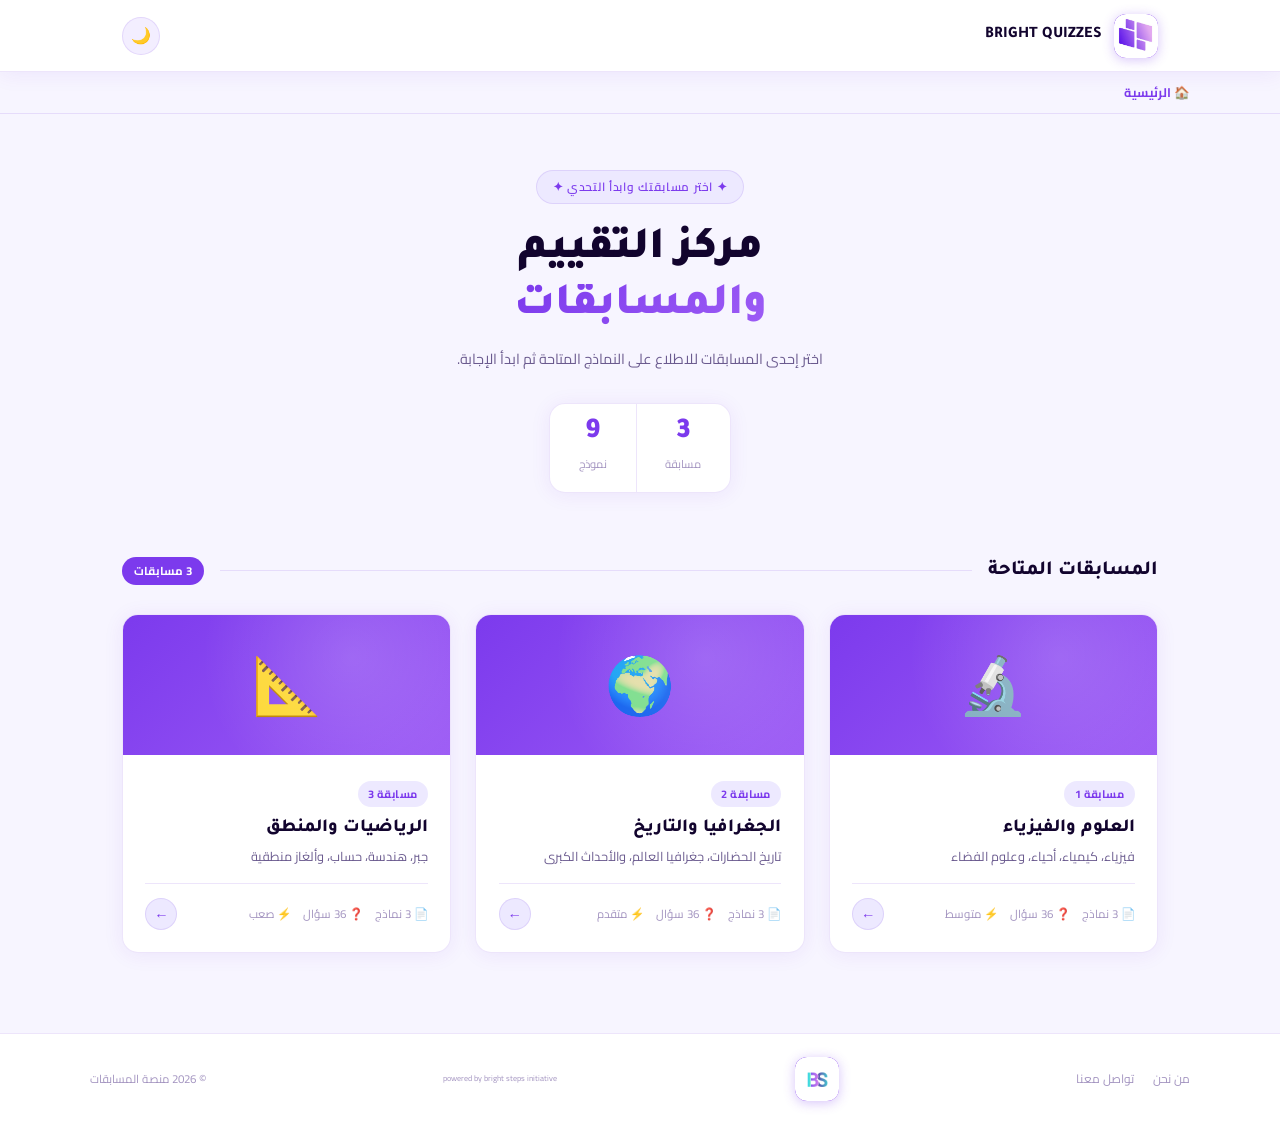
<file: index.html>
<!DOCTYPE html>
<html lang="ar" dir="rtl" data-theme="light">
<head>
<meta charset="UTF-8">
<meta name="viewport" content="width=device-width, initial-scale=1.0">
<title>منصة المسابقات</title>
<link rel="stylesheet" href="shared.css">
</head>
<body>

<!-- HEADER -->
<header>
  <div class="header-inner">
    <a class="logo-link" href="index.html">
      <div class="logo-img">
        <img src="logo.jpeg" alt="شعار" onerror="this.style.display='none';this.parentElement.textContent='🏆'">
      </div>
      <div class="logo-text">
        <span class="logo-name">BRIGHT QUIZZES</span>
      </div>
    </a>
    <div class="header-actions">
      <button class="theme-btn" id="theme-btn" title="تبديل الوضع">🌙</button>
    </div>
  </div>
</header>

<!-- BREADCRUMB -->
<div class="breadcrumb">
  <div class="breadcrumb-inner">
    <div id="breadcrumb-inner">
      <span class="bc-cur">🏠 الرئيسية</span>
    </div>
  </div>
</div>

<!-- HERO -->
<div class="page-wrap">
  <div class="hero">
    <div class="hero-label">✦ اختر مسابقتك وابدأ التحدي ✦</div>
    <h1>مركز التقييم<br><em>والمسابقات</em></h1>
    <p class="hero-desc">اختر إحدى المسابقات للاطلاع على النماذج المتاحة ثم ابدأ الإجابة.</p>
    <div class="hero-stats" id="hero-stats">
      <div class="stat-item"><span class="stat-num" id="stat-comps">—</span><span class="stat-lbl">مسابقة</span></div>
      <div class="stat-item"><span class="stat-num" id="stat-forms">—</span><span class="stat-lbl">نموذج</span></div>
    </div>
  </div>

  <!-- COMPETITIONS -->
  <div class="container">
    <div class="section-head">
      <h2>المسابقات المتاحة</h2>
      <div class="section-line"></div>
      <div class="section-badge" id="comps-badge">—</div>
    </div>
    <div class="comps-grid" id="comps-grid">
      <div class="loading-screen">
        <div class="spinner"></div>
        <span>جاري التحميل...</span>
      </div>
    </div>
  </div>
</div>

<!-- FOOTER -->
<footer>
  <div class="footer-inner">
    <div class="footer-links">
      <a href="#">من نحن</a>
      <a href="#">تواصل معنا</a>
    </div>
      <div class="logo-img">
        <img src="logo2.jpeg" alt="شعار" onerror="this.style.display='none';this.parentElement.textContent='🏆'">
      </div>
      <a href="#" style="font-size:0.5rem;color:var(--text-muted);
  text-decoration:none;transition:color var(--transition);">powered by bright steps initiative</a>
    <div class="footer-copy">© 2026 منصة المسابقات</div>
  </div>
</footer>

<script src="shared.js"></script>
<script>
const LETTERS = ['أ','ب','ج','د','هـ'];

async function init() {
  try {
    const data = await loadMeta();
    const comps = data.competitions;

    // Stats
    const totalForms = comps.reduce((s, c) => s + c.forms.length, 0);
    document.getElementById('stat-comps').textContent = comps.length;
    document.getElementById('stat-forms').textContent = totalForms;
    document.getElementById('comps-badge').textContent = comps.length + ' مسابقات';

    // Cards
    const grid = document.getElementById('comps-grid');
    grid.innerHTML = comps.map(comp => {
      const totalQ = comp.forms.reduce((s, f) => s + f.count, 0);
      return `
        <div class="comp-card" onclick="location.href='competition.html?id=${comp.id}'">
          <div class="comp-card-banner">${comp.emoji}</div>
          <div class="comp-card-body">
            <div class="comp-card-tag">مسابقة ${comp.id}</div>
            <div class="comp-card-title">${comp.title}</div>
            <div class="comp-card-desc">${comp.desc}</div>
            <div class="comp-card-footer">
              <div class="comp-card-meta">
                <span class="meta-chip">📄 ${comp.forms.length} نماذج</span>
                <span class="meta-chip">❓ ${totalQ} سؤال</span>
                <span class="meta-chip">⚡ ${comp.level}</span>
              </div>
              <div class="comp-card-arrow">←</div>
            </div>
          </div>
        </div>`;
    }).join('');

  } catch(e) {
    document.getElementById('comps-grid').innerHTML =
      `<div class="error-box">⚠️ تعذّر تحميل البيانات: ${e.message}</div>`;
  }
}

init();
</script>
</body>
</html>
</file>
<file: shared.css>
@import url('https://fonts.googleapis.com/css2?family=Cairo:wght@300;400;600;700;900&family=Tajawal:wght@300;400;500;700;800;900&display=swap');

/* ─── THEME TOKENS ─────────────────────────────── */
:root {
  --bg:           #f7f5ff;
  --bg-2:         #ffffff;
  --surface:      #ffffff;
  --surface-2:    #f3eeff;
  --border:       rgba(109,40,217,0.12);
  --border-hover: rgba(109,40,217,0.35);
  --text:         #12042e;
  --text-soft:    #6b5b8f;
  --text-muted:   #a394c0;
  --purple:       #7c3aed;
  --purple-2:     #9d5cf5;
  --purple-pale:  #ede9ff;
  --gold:         #d97706;
  --green:        #059669;
  --red:          #dc2626;
  --shadow:       0 2px 20px rgba(109,40,217,0.08);
  --shadow-lg:    0 8px 40px rgba(109,40,217,0.16);
  --radius:       16px;
  --radius-sm:    10px;
  --transition:   0.22s ease;
}

[data-theme="dark"] {
  --bg:           #0c041a;
  --bg-2:         #120529;
  --surface:      rgba(255,255,255,0.03);
  --surface-2:    rgba(124,58,237,0.08);
  --border:       rgba(124,58,237,0.18);
  --border-hover: rgba(167,139,250,0.5);
  --text:         #f0eaff;
  --text-soft:    #9d82cc;
  --text-muted:   #5e4d7a;
  --purple:       #a855f7;
  --purple-2:     #c084fc;
  --purple-pale:  rgba(167,139,250,0.12);
  --gold:         #f5c842;
  --green:        #34d399;
  --red:          #fb7185;
  --shadow:       0 2px 20px rgba(0,0,0,0.4);
  --shadow-lg:    0 8px 40px rgba(0,0,0,0.5);
}

/* ─── RESET ─────────────────────────────────────── */
*,*::before,*::after{box-sizing:border-box;margin:0;padding:0}
html{scroll-behavior:smooth}
body{
  font-family:'Cairo',sans-serif;
  background:var(--bg);
  color:var(--text);
  min-height:100vh;
  transition:background var(--transition),color var(--transition);
  direction:rtl;
}

/* ─── HEADER ─────────────────────────────────────── */
header{
  background:var(--bg-2);
  border-bottom:1px solid var(--border);
  box-shadow:var(--shadow);
  position:sticky;top:0;z-index:100;
  transition:background var(--transition),box-shadow var(--transition);
}
.header-inner{
  max-width:1100px;margin:0 auto;
  display:flex;align-items:center;justify-content:space-between;
  gap:1.5rem;padding:0.85rem 2rem;
}
.logo-link{
  display:flex;align-items:center;gap:0.75rem;
  text-decoration:none;cursor:pointer;flex-shrink:0;
}
.logo-img{
  width:44px;height:44px;border-radius:12px;overflow:hidden;
  display:flex;align-items:center;justify-content:center;
  background:linear-gradient(135deg,var(--purple),var(--purple-2));
  box-shadow:0 2px 12px rgba(124,58,237,0.3);
}
.logo-img img{width:100%;height:100%;object-fit:cover;border-radius:12px;}
.logo-text{display:flex;flex-direction:column;line-height:1.2;}
.logo-name{font-family:'Tajawal',sans-serif;font-size:1rem;font-weight:800;color:var(--text);}
.logo-sub{font-size:0.67rem;color:var(--text-muted);letter-spacing:0.05em;}

.header-actions{display:flex;align-items:center;gap:0.75rem;}

/* theme toggle */
.theme-btn{
  width:38px;height:38px;border-radius:50%;
  background:var(--surface-2);border:1px solid var(--border);
  display:flex;align-items:center;justify-content:center;
  cursor:pointer;font-size:1rem;
  transition:all var(--transition);
  color:var(--text-soft);
}
.theme-btn:hover{border-color:var(--purple);color:var(--purple);transform:scale(1.08);}

/* ─── BREADCRUMB ─────────────────────────────────── */
.breadcrumb{
  background:var(--bg);
  border-bottom:1px solid var(--border);
  padding:0.55rem 2rem;
  transition:background var(--transition);
}
.breadcrumb-inner{
  max-width:1100px;margin:0 auto;
  display:flex;align-items:center;gap:0.4rem;
  font-size:0.78rem;color:var(--text-muted);
}
.bc-link{
  color:var(--text-soft);cursor:pointer;
  text-decoration:none;transition:color var(--transition);
}
.bc-link:hover{color:var(--purple);}
.bc-cur{color:var(--purple);font-weight:700;}
.bc-sep{color:var(--border-hover);font-size:0.7rem;}

/* ─── MAIN CONTAINER ─────────────────────────────── */
.container{max-width:1100px;margin:0 auto;padding:0 2rem 5rem;}
.quiz-container{max-width:680px;margin:0 auto;padding:0 1.5rem 5rem;}

/* ─── PAGE TRANSITIONS ───────────────────────────── */
.page-wrap{animation:fadeUp 0.35s ease both;}
@keyframes fadeUp{
  from{opacity:0;transform:translateY(14px);}
  to{opacity:1;transform:translateY(0);}
}

/* ─── SECTION TITLE ─────────────────────────────── */
.section-head{
  display:flex;align-items:center;gap:1rem;
  margin-bottom:1.8rem;padding-top:2rem;
}
.section-head h2{
  font-family:'Tajawal',sans-serif;
  font-size:1.25rem;font-weight:800;
  color:var(--text);white-space:nowrap;
}
.section-line{flex:1;height:1px;background:var(--border);}
.section-badge{
  background:var(--purple);color:#fff;
  font-size:0.72rem;font-weight:700;
  padding:0.2rem 0.75rem;border-radius:50px;
  white-space:nowrap;
}

/* ─── HERO ───────────────────────────────────────── */
.hero{
  text-align:center;
  padding:3.5rem 2rem 2rem;
}
.hero-label{
  display:inline-flex;align-items:center;gap:0.5rem;
  background:var(--purple-pale);
  border:1px solid var(--border);
  border-radius:50px;padding:0.3rem 1rem;
  font-size:0.74rem;color:var(--purple);
  font-weight:600;margin-bottom:1.2rem;
  letter-spacing:0.06em;
}
.hero h1{
  font-family:'Tajawal',sans-serif;
  font-size:clamp(1.8rem,4vw,2.8rem);
  font-weight:900;line-height:1.25;
  color:var(--text);margin-bottom:0.75rem;
}
.hero h1 em{
  font-style:normal;
  background:linear-gradient(135deg,var(--purple),var(--purple-2));
  -webkit-background-clip:text;-webkit-text-fill-color:transparent;background-clip:text;
}
.hero-desc{
  font-size:0.9rem;color:var(--text-soft);
  max-width:420px;margin:0 auto 2rem;line-height:1.7;
}
.hero-stats{
  display:inline-flex;gap:0;
  background:var(--surface);
  border:1px solid var(--border);
  border-radius:var(--radius);
  overflow:hidden;box-shadow:var(--shadow);
}
.stat-item{
  padding:0.9rem 1.8rem;text-align:center;
  border-left:1px solid var(--border);
}
.stat-item:last-child{border-left:none;}
.stat-num{
  font-family:'Tajawal',sans-serif;
  font-size:1.8rem;font-weight:900;
  color:var(--purple);display:block;line-height:1;
}
.stat-lbl{font-size:0.7rem;color:var(--text-muted);}

/* ─── COMPETITION CARDS ─────────────────────────── */
.comps-grid{
  display:grid;
  grid-template-columns:repeat(auto-fill,minmax(300px,1fr));
  gap:1.5rem;
}
.comp-card{
  background:var(--surface);
  border:1px solid var(--border);
  border-radius:var(--radius);
  overflow:hidden;cursor:pointer;
  transition:transform var(--transition),box-shadow var(--transition),border-color var(--transition);
  box-shadow:var(--shadow);
}
.comp-card:hover{
  transform:translateY(-5px);
  border-color:var(--border-hover);
  box-shadow:var(--shadow-lg);
}
.comp-card-banner{
  height:140px;
  background:linear-gradient(135deg,var(--purple),var(--purple-2));
  display:flex;align-items:center;justify-content:center;
  font-size:3.5rem;position:relative;overflow:hidden;
}
.comp-card-banner::after{
  content:'';position:absolute;inset:0;
  background:radial-gradient(circle at 70% 30%,rgba(255,255,255,0.15),transparent 60%);
}
.comp-card-body{padding:1.4rem;}
.comp-card-tag{
  display:inline-block;
  background:var(--purple-pale);
  color:var(--purple);
  font-size:0.69rem;font-weight:700;
  padding:0.18rem 0.65rem;border-radius:50px;
  margin-bottom:0.6rem;letter-spacing:0.04em;
}
.comp-card-title{
  font-family:'Tajawal',sans-serif;
  font-size:1.15rem;font-weight:800;
  color:var(--text);margin-bottom:0.4rem;
}
.comp-card-desc{
  font-size:0.8rem;color:var(--text-soft);
  line-height:1.6;margin-bottom:1rem;
}
.comp-card-footer{
  display:flex;align-items:center;justify-content:space-between;
  border-top:1px solid var(--border);padding-top:0.9rem;
}
.comp-card-meta{
  display:flex;gap:0.75rem;flex-wrap:wrap;
}
.meta-chip{
  font-size:0.72rem;color:var(--text-muted);
  display:flex;align-items:center;gap:0.25rem;
}
.comp-card-arrow{
  width:32px;height:32px;border-radius:50%;
  background:var(--purple-pale);
  display:flex;align-items:center;justify-content:center;
  color:var(--purple);font-size:0.9rem;
  transition:all var(--transition);
  border:1px solid var(--border);
}
.comp-card:hover .comp-card-arrow{
  background:var(--purple);color:#fff;
}

/* ─── FORM CARDS ─────────────────────────────────── */
.forms-grid{
  display:grid;
  grid-template-columns:repeat(auto-fill,minmax(260px,1fr));
  gap:1.25rem;
}
.form-card{
  background:var(--surface);
  border:1px solid var(--border);
  border-radius:var(--radius);
  overflow:hidden;cursor:pointer;
  transition:transform var(--transition),box-shadow var(--transition),border-color var(--transition);
  box-shadow:var(--shadow);
}
.form-card:hover{
  transform:translateY(-4px);
  border-color:var(--border-hover);
  box-shadow:var(--shadow-lg);
}
.form-card-top{
  padding:1.8rem 1.4rem;
  background:linear-gradient(135deg,var(--purple),var(--purple-2));
  text-align:center;position:relative;overflow:hidden;
}
.form-card-top::before{
  content:'';position:absolute;
  width:100px;height:100px;border-radius:50%;
  background:rgba(255,255,255,0.08);
  top:-30px;left:-20px;
}
.form-num{
  width:56px;height:56px;
  background:rgba(255,255,255,0.2);
  border-radius:14px;margin:0 auto 0.75rem;
  display:flex;align-items:center;justify-content:center;
  font-family:'Tajawal',sans-serif;
  font-size:1.5rem;font-weight:900;color:#fff;
  border:1.5px solid rgba(255,255,255,0.3);
  backdrop-filter:blur(8px);
}
.form-card-top h3{
  font-family:'Tajawal',sans-serif;
  font-size:1rem;font-weight:800;color:#fff;
}
.form-card-body{padding:1.2rem;}
.form-rows{display:flex;flex-direction:column;gap:0.5rem;margin-bottom:1rem;}
.form-row{
  display:flex;align-items:center;justify-content:space-between;
  font-size:0.78rem;
}
.form-row-label{color:var(--text-soft);}
.form-row-val{
  background:var(--purple-pale);
  color:var(--purple);
  font-size:0.72rem;font-weight:700;
  padding:0.15rem 0.6rem;border-radius:6px;
}
.form-row-val.ok{color:var(--green);background:rgba(5,150,105,0.08);}
.form-start-btn{
  display:flex;align-items:center;justify-content:center;gap:0.5rem;
  width:100%;padding:0.75rem;
  background:linear-gradient(135deg,var(--purple),var(--purple-2));
  border:none;border-radius:var(--radius-sm);
  color:#fff;font-family:'Cairo',sans-serif;
  font-size:0.875rem;font-weight:700;cursor:pointer;
  transition:all var(--transition);
  box-shadow:0 3px 12px rgba(124,58,237,0.3);
}
.form-start-btn:hover{box-shadow:0 6px 22px rgba(124,58,237,0.5);transform:translateY(-1px);}

/* ─── QUIZ ───────────────────────────────────────── */
.quiz-top-bar{
  background:var(--surface);
  border:1px solid var(--border);
  border-radius:var(--radius);
  padding:1.2rem 1.5rem;
  margin-bottom:1.75rem;
  display:flex;align-items:center;gap:1rem;
  box-shadow:var(--shadow);
}
.quiz-icon-wrap{
  width:48px;height:48px;flex-shrink:0;
  background:linear-gradient(135deg,var(--purple),var(--purple-2));
  border-radius:12px;
  display:flex;align-items:center;justify-content:center;
  font-size:1.4rem;
}
.quiz-meta{flex:1;}
.quiz-meta h3{
  font-family:'Tajawal',sans-serif;
  font-size:1rem;font-weight:800;color:var(--text);
}
.quiz-meta p{font-size:0.73rem;color:var(--text-muted);margin-top:1px;}
.quiz-prog{display:flex;flex-direction:column;align-items:flex-end;gap:0.3rem;}
.prog-txt{font-size:0.73rem;color:var(--text-soft);}
.prog-bg{
  width:100px;height:5px;
  background:var(--border);
  border-radius:3px;overflow:hidden;
}
.prog-fill{
  height:100%;
  background:linear-gradient(90deg,var(--purple),var(--purple-2));
  border-radius:3px;width:0%;
  transition:width 0.5s ease;
}

/* ─── QUESTION CARD ─────────────────────────────── */
.q-card{
  background:var(--surface);
  border:1px solid var(--border);
  border-radius:var(--radius);
  margin-bottom:1.25rem;
  overflow:hidden;
  box-shadow:var(--shadow);
  transition:border-color var(--transition);
}
.q-card.answered{border-color:var(--purple);}
.q-head{
  padding:1rem 1.4rem;
  border-bottom:1px solid var(--border);
  display:flex;gap:0.75rem;align-items:flex-start;
}
.q-num{
  width:28px;height:28px;flex-shrink:0;
  background:var(--purple-pale);
  border-radius:8px;
  display:flex;align-items:center;justify-content:center;
  font-size:0.72rem;font-weight:800;color:var(--purple);
  margin-top:1px;
}
.q-text{font-size:0.9rem;font-weight:600;color:var(--text);line-height:1.55;}
.options{padding:1rem 1.4rem;display:flex;flex-direction:column;gap:0.6rem;}
.option{
  display:flex;align-items:center;gap:0.8rem;
  padding:0.75rem 1rem;border-radius:var(--radius-sm);
  border:1.5px solid var(--border);
  background:var(--bg);
  cursor:pointer;transition:all var(--transition);user-select:none;
}
.option:hover{border-color:var(--border-hover);background:var(--purple-pale);}
.opt-ltr{
  width:26px;height:26px;flex-shrink:0;
  background:var(--surface-2);
  border-radius:7px;
  display:flex;align-items:center;justify-content:center;
  font-size:0.72rem;font-weight:800;color:var(--text-soft);
  transition:all var(--transition);
}
.opt-text{font-size:0.85rem;color:var(--text-soft);flex:1;line-height:1.4;transition:color var(--transition);}
.opt-check{
  width:18px;height:18px;border-radius:50%;flex-shrink:0;
  border:2px solid var(--border);
  display:flex;align-items:center;justify-content:center;
  transition:all var(--transition);
}
.opt-dot{width:8px;height:8px;border-radius:50%;background:var(--purple);transform:scale(0);transition:transform var(--transition);}

.option.selected{border-color:var(--purple)!important;background:var(--purple-pale)!important;}
.option.selected .opt-check{border-color:var(--purple);}
.option.selected .opt-dot{transform:scale(1);}
.option.selected .opt-text{color:var(--text);font-weight:600;}
.option.selected .opt-ltr{background:var(--purple);color:#fff;}

.option.correct{border-color:var(--green)!important;background:rgba(5,150,105,0.06)!important;pointer-events:none;}
.option.correct .opt-check{border-color:var(--green);}
.option.correct .opt-dot{background:var(--green);transform:scale(1);}
.option.correct .opt-text{color:var(--green);font-weight:600;}
.option.correct .opt-ltr{background:rgba(5,150,105,0.15);color:var(--green);}

.option.wrong{border-color:var(--red)!important;background:rgba(220,38,38,0.04)!important;pointer-events:none;opacity:0.65;}
.option.wrong .opt-check{border-color:var(--red);}
.option.wrong .opt-dot{background:var(--red);transform:scale(1);}
.option.wrong .opt-text{color:var(--red);}
.option.wrong .opt-ltr{background:rgba(220,38,38,0.1);color:var(--red);}

.option.dim{opacity:0.3;pointer-events:none;}

.q-feedback{
  margin:0 1.4rem 1rem;
  padding:0.6rem 0.9rem;
  border-radius:8px;
  font-size:0.79rem;font-weight:600;
  display:none;align-items:center;gap:0.45rem;
}
.q-feedback.show{display:flex;}
.q-feedback.ok{background:rgba(5,150,105,0.08);color:var(--green);border:1px solid rgba(5,150,105,0.2);}
.q-feedback.bad{background:rgba(220,38,38,0.06);color:var(--red);border:1px solid rgba(220,38,38,0.15);}

/* ─── QUIZ ACTIONS ───────────────────────────────── */
.quiz-actions{
  display:flex;gap:0.75rem;flex-wrap:wrap;
  margin-top:0.5rem;align-items:center;
}
.btn-primary{
  display:inline-flex;align-items:center;gap:0.45rem;
  padding:0.75rem 1.6rem;
  background:linear-gradient(135deg,var(--purple),var(--purple-2));
  color:#fff;border:none;border-radius:var(--radius-sm);
  font-family:'Cairo',sans-serif;font-size:0.875rem;font-weight:700;
  cursor:pointer;transition:all var(--transition);
  box-shadow:0 3px 14px rgba(124,58,237,0.35);
}
.btn-primary:hover{transform:translateY(-2px);box-shadow:0 6px 24px rgba(124,58,237,0.5);}
.btn-primary:disabled{opacity:0.45;cursor:not-allowed;transform:none;}
.btn-ghost{
  display:inline-flex;align-items:center;gap:0.45rem;
  padding:0.75rem 1.2rem;
  background:var(--surface);color:var(--text-soft);
  border:1px solid var(--border);border-radius:var(--radius-sm);
  font-family:'Cairo',sans-serif;font-size:0.82rem;font-weight:600;
  cursor:pointer;transition:all var(--transition);
}
.btn-ghost:hover{border-color:var(--border-hover);color:var(--text);}
.btn-gold{
  display:inline-flex;align-items:center;gap:0.45rem;
  padding:0.75rem 1.5rem;
  background:linear-gradient(135deg,#f59e0b,#d97706);
  color:#fff;border:none;border-radius:var(--radius-sm);
  font-family:'Cairo',sans-serif;font-size:0.875rem;font-weight:800;
  cursor:pointer;transition:all var(--transition);
  box-shadow:0 3px 14px rgba(217,119,6,0.3);
}
.btn-gold:hover{transform:translateY(-2px);box-shadow:0 6px 24px rgba(217,119,6,0.45);}

/* ─── RESULT BOX ─────────────────────────────────── */
.result-box{
  display:none;
  background:var(--surface);
  border:1px solid var(--border);
  border-radius:var(--radius);
  padding:2rem;text-align:center;
  margin-top:1.75rem;
  box-shadow:var(--shadow-lg);
}
.result-box.show{display:block;animation:fadeUp 0.4s ease both;}
.result-emoji{font-size:2.8rem;margin-bottom:0.6rem;}
.result-title{
  font-family:'Tajawal',sans-serif;
  font-size:1.4rem;font-weight:900;
  color:var(--purple);margin-bottom:0.35rem;
}
.result-score{font-size:0.9rem;color:var(--text-soft);margin-bottom:1.4rem;}
.result-score strong{color:var(--text);font-size:1.1rem;}
.result-btns{display:flex;gap:0.75rem;justify-content:center;flex-wrap:wrap;}

/* ─── LOADING ─────────────────────────────────────── */
.loading-screen{
  min-height:40vh;
  display:flex;flex-direction:column;
  align-items:center;justify-content:center;gap:1rem;
  color:var(--text-muted);font-size:0.85rem;
}
.spinner{
  width:36px;height:36px;border-radius:50%;
  border:3px solid var(--border);
  border-top-color:var(--purple);
  animation:spin 0.8s linear infinite;
}
@keyframes spin{to{transform:rotate(360deg);}}

/* ─── ERROR ───────────────────────────────────────── */
.error-box{
  background:rgba(220,38,38,0.06);
  border:1px solid rgba(220,38,38,0.2);
  border-radius:var(--radius);
  padding:2rem;text-align:center;
  color:var(--red);
}

/* ─── PAGE HERO ──────────────────────────────────── */
.page-hero{padding:2.5rem 2rem 0;text-align:center;}
.page-hero h2{
  font-family:'Tajawal',sans-serif;
  font-size:1.7rem;font-weight:900;
  color:var(--text);margin-bottom:0.35rem;
}
.page-hero p{font-size:0.85rem;color:var(--text-soft);}

/* ─── FOOTER ─────────────────────────────────────── */
footer{
  background:var(--surface);
  border-top:1px solid var(--border);
  padding:1.4rem 2rem;
  text-align:center;
}
.footer-inner{
  max-width:1100px;margin:0 auto;
  display:flex;align-items:center;justify-content:space-between;
  gap:1rem;flex-wrap:wrap;
}
.footer-links{display:flex;gap:1.2rem;}
.footer-links a{
  font-size:0.75rem;color:var(--text-muted);
  text-decoration:none;transition:color var(--transition);
}
.footer-links a:hover{color:var(--purple);}
.footer-copy{font-size:0.72rem;color:var(--text-muted);}

/* ─── RESPONSIVE ─────────────────────────────────── */
@media(max-width:680px){
  .header-inner{padding:0.7rem 1rem;}
  .comps-grid,.forms-grid{grid-template-columns:1fr;}
  .hero-stats{flex-direction:column;gap:0;}
  .stat-item{border-left:none;border-bottom:1px solid var(--border);}
  .stat-item:last-child{border-bottom:none;}
  .footer-inner{flex-direction:column;gap:0.75rem;}
  .page-hero{padding:1.5rem 1rem 0;}
}
</file>
